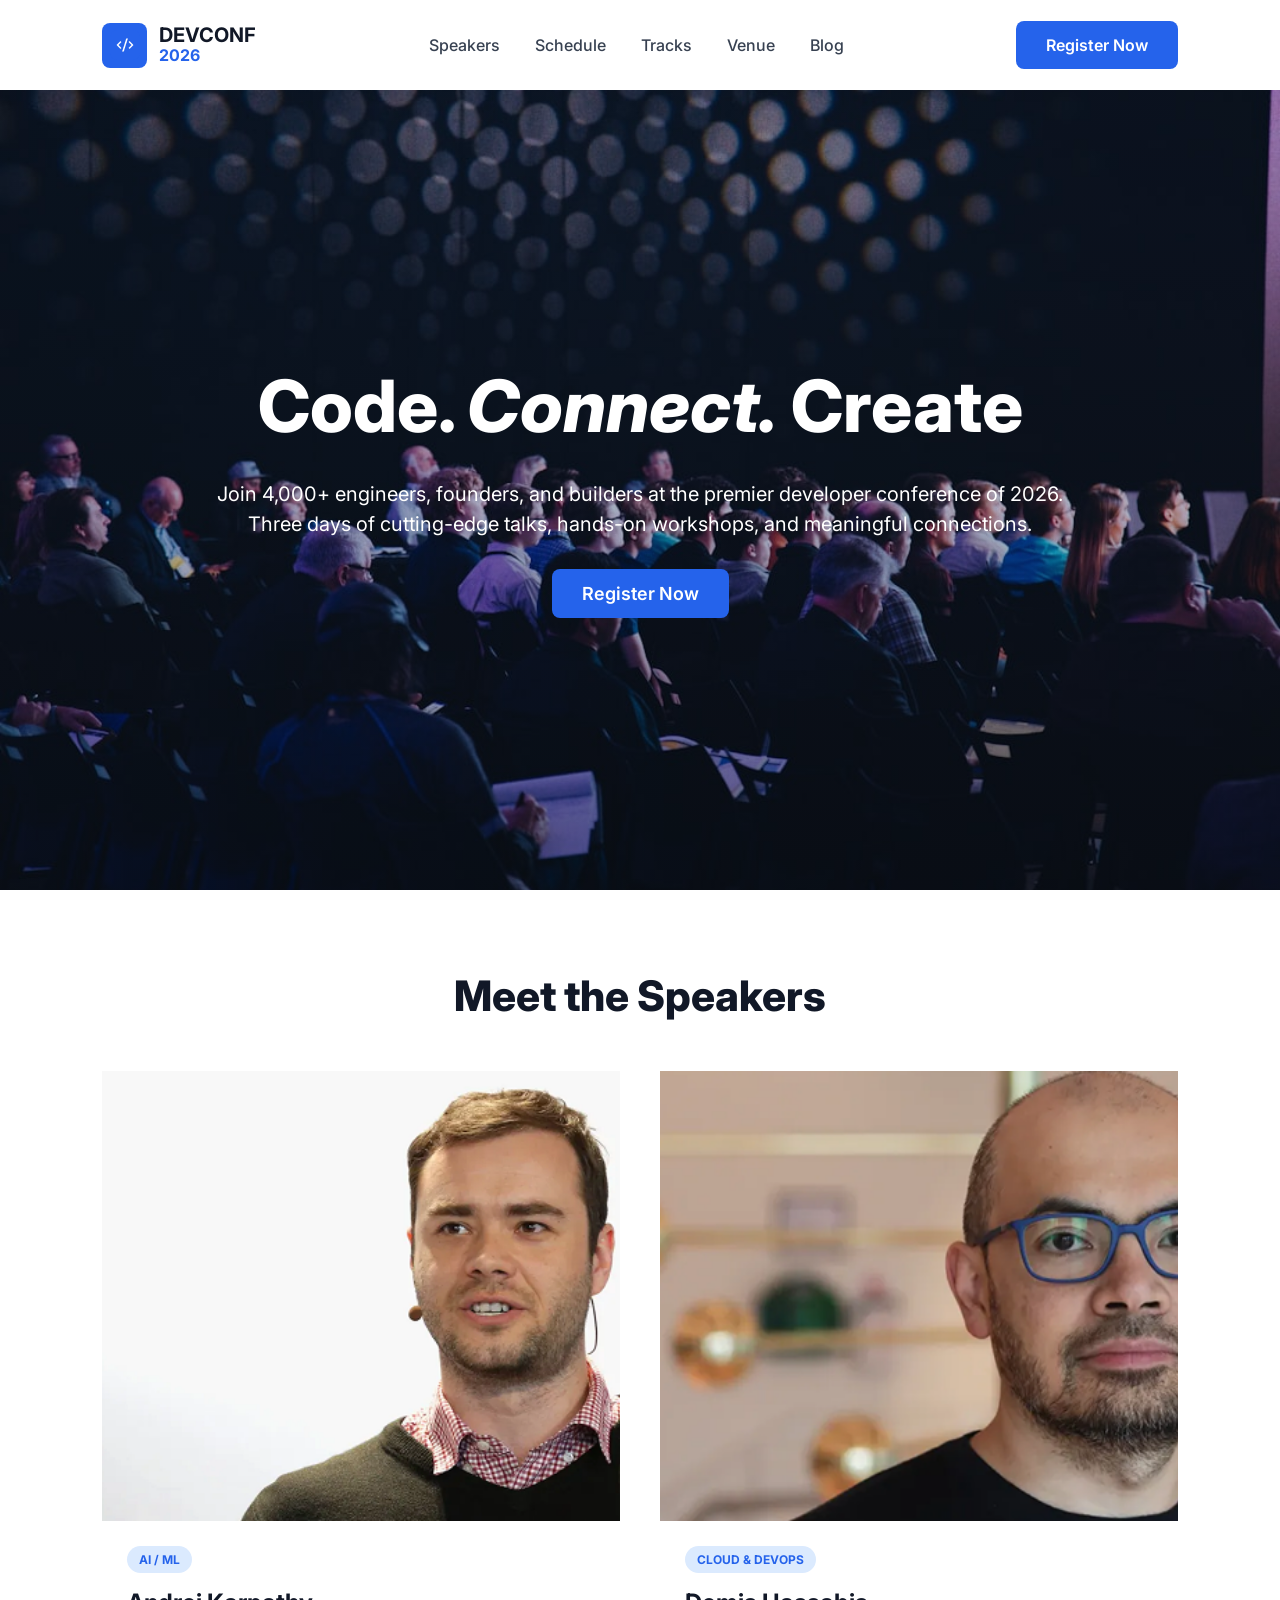
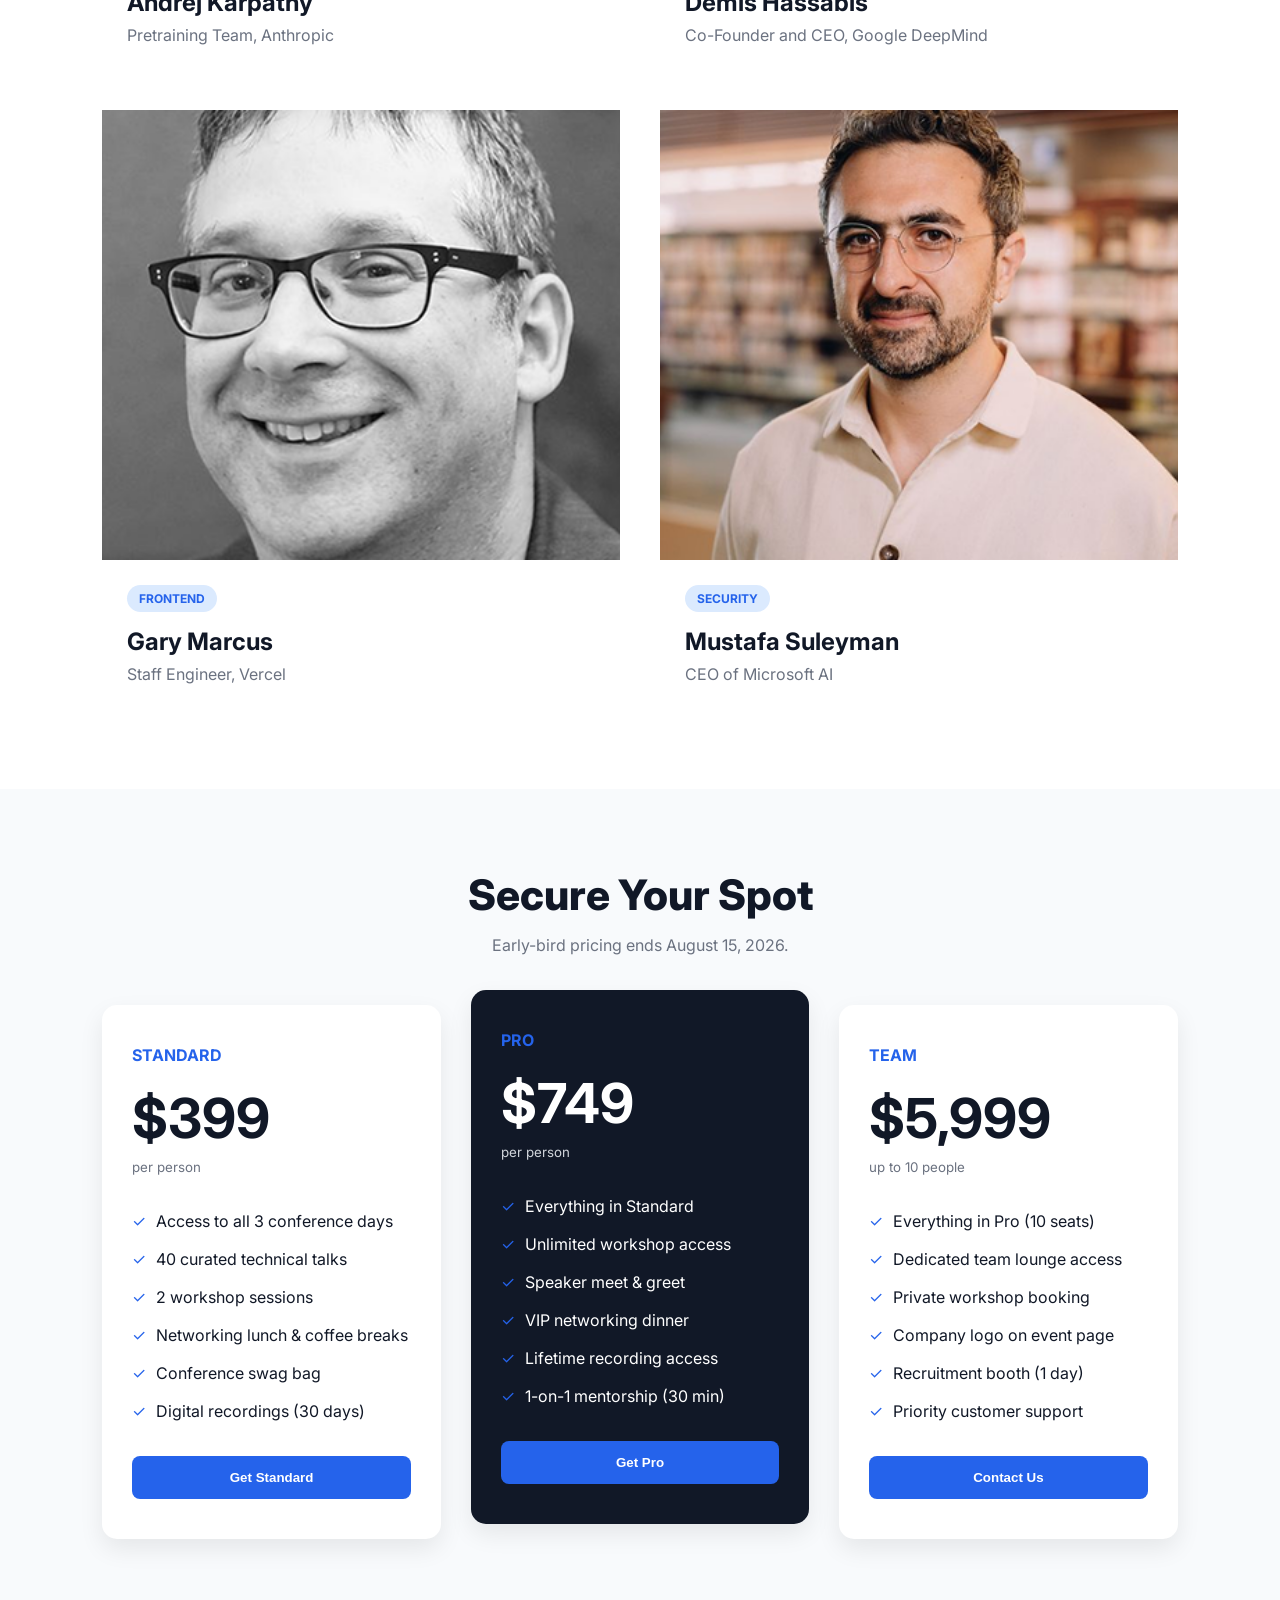
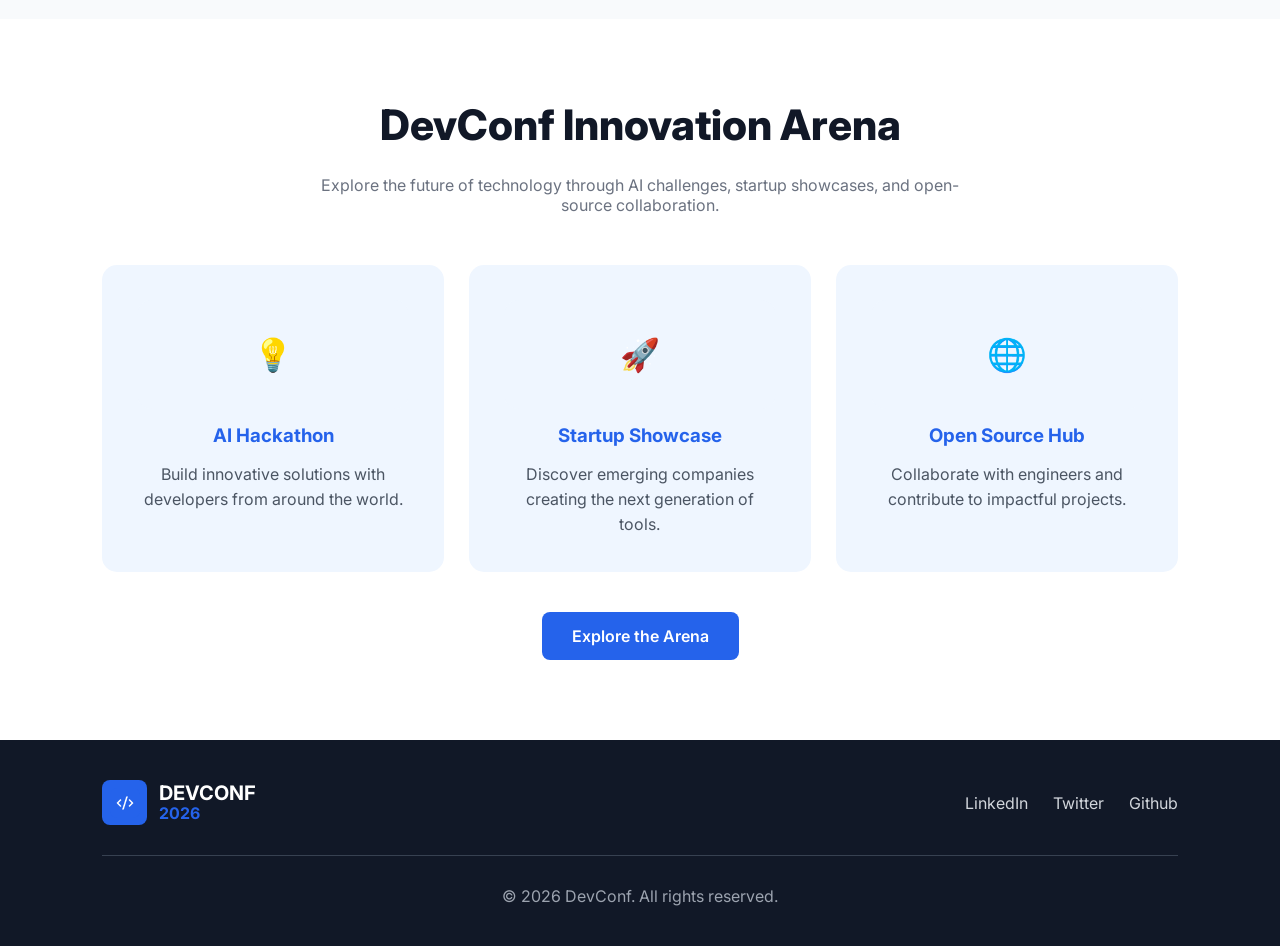
<file: index.html>
<!DOCTYPE html>
<html lang="en">
<head>
    <meta charset="UTF-8">
    <meta name="viewport" content="width=device-width, initial-scale=1.0">
    <title>DevConf 2026</title>

    <link rel="stylesheet" href="style.css">

    
    <link href="https://fonts.googleapis.com/css2?family=Inter:wght@400;500;600;700;800&display=swap" rel="stylesheet">
</head>
<body>
                  <!-- NAVBAR  -->

<header class="navbar">

    <div class="logo">
        <div class="logo-icon">
            <img src="logo-mini.png" alt="mini_logo">
        </div>

        <div>
            <h3>DEVCONF</h3>
            <span>2026</span>
        </div>
    </div>


    <nav>
        <a href="#">Speakers</a>
        <a href="#">Schedule</a>
        <a href="#">Tracks</a>
        <a href="#">Venue</a>
        <a href="#">Blog</a>
    </nav>


    <a class="btn primary-btn" href="#">
        Register Now
    </a>

</header>


<!--  **HERO SECTION ** -->

<section class="hero">

    <div class="hero-1">
        <img src="banner.jpg" alt="Andrej Karpathy">
    </div>

    <div class="hero-content">

        <h1>
            Code.
            <em>Connect.</em>
            Create
        </h1>


        <p>
            Join 4,000+ engineers, founders, and builders at the premier developer
            conference of 2026. Three days of cutting-edge talks, hands-on workshops,
            and meaningful connections.
        </p>


        <a href="#" class="btn primary-btn">
            Register Now
        </a>

    </div>

</section>

 

                   <!-- SPEAKERS  -->

<section class="speakers section">

    <h2>
        Meet the Speakers
    </h2>


 



<div class="speaker-grid">

    <div class="speaker-card">
        <img src="andrej.png" alt="Andrej Karpathy">
        <div class="speaker-info">
            <span class="category">AI / ML</span>
            <h3>Andrej Karpathy</h3>
            <p>Pretraining Team, Anthropic</p>
        </div>
    </div>

    <div class="speaker-card">
        <img src="demis.png" alt="Demis Hassabis">
        <div class="speaker-info">
            <span class="category">CLOUD & DEVOPS</span>
            <h3>Demis Hassabis</h3>
            <p>Co-Founder and CEO, Google DeepMind</p>
        </div>
    </div>

    <div class="speaker-card">
        <img src="gary.png" alt="Gary Marcus">
        <div class="speaker-info">
            <span class="category">FRONTEND</span>
            <h3>Gary Marcus</h3>
            <p>Staff Engineer, Vercel</p>
        </div>
    </div>

    <div class="speaker-card">
        <img src="mustafa.png" alt="Mustafa Suleyman">
        <div class="speaker-info">
            <span class="category">SECURITY</span>
            <h3>Mustafa Suleyman</h3>
            <p>CEO of Microsoft AI</p>
        </div>
    </div>

</div>


</section>






<!--  PRICING  -->

<section class="pricing section">


    <h2>
        Secure Your Spot
    </h2>

    <p class="subtitle">
        Early-bird pricing ends August 15, 2026.
    </p>



    <div class="price-container">



        <!-- STANDARD -->

        <div class="price-card">

            <span class="plan">
                STANDARD
            </span>

            <h3>
                $399
            </h3>

            <small>
                per person
            </small>


            <ul>

                <li>Access to all 3 conference days</li>
                <li>40 curated technical talks</li>
                <li>2 workshop sessions</li>
                <li>Networking lunch & coffee breaks</li>
                <li>Conference swag bag</li>
                <li>Digital recordings (30 days)</li>

            </ul>


            <button>
                Get Standard
            </button>


        </div>






        <!-- PRO -->

        <div class="price-card featured">

            <span class="plan">
                PRO
            </span>

            <h3>
                $749
            </h3>

            <small>
                per person
            </small>


            <ul>

                <li>Everything in Standard</li>
                <li>Unlimited workshop access</li>
                <li>Speaker meet & greet</li>
                <li>VIP networking dinner</li>
                <li>Lifetime recording access</li>
                <li>1-on-1 mentorship (30 min)</li>

            </ul>


            <button>
                Get Pro
            </button>


        </div>







        <!-- TEAM -->

        <div class="price-card">

            <span class="plan">
                TEAM
            </span>


            <h3>
                $5,999
            </h3>

            <small>
                up to 10 people
            </small>


            <ul>

                <li>Everything in Pro (10 seats)</li>
                <li>Dedicated team lounge access</li>
                <li>Private workshop booking</li>
                <li>Company logo on event page</li>
                <li>Recruitment booth (1 day)</li>
                <li>Priority customer support</li>

            </ul>


            <button>
                Contact Us
            </button>


        </div>



    </div>


</section>



<!-- ================= Slidly modified AI SECTION ================= -->

<section class="innovation section">

   

    <h2>
        DevConf Innovation Arena
    </h2>

    <p>
        Explore the future of technology through AI challenges,
        startup showcases, and open-source collaboration.
    </p>

    <div class="innovation-box">

        <div>
            <div class="innovation-icon">💡</div>
            <h3>AI Hackathon</h3>
            <p>Build innovative solutions with developers from around the world.</p>
        </div>

        <div>
            <div class="innovation-icon">🚀</div>
            <h3>Startup Showcase</h3>
            <p>Discover emerging companies creating the next generation of tools.</p>
        </div>

        <div>
            <div class="innovation-icon">🌐</div>
            <h3>Open Source Hub</h3>
            <p>Collaborate with engineers and contribute to impactful projects.</p>
        </div>

    </div>

    <a href="#" class="btn primary-btn innovation-cta">Explore the Arena</a>

</section>






<!--  FOOTER  -->

<footer>


    <div class="footer-top">


        <div class="logo">

            <div class="logo-icon">
                 <img src="logo-mini.png" alt="mini_logo">
            </div>


            <div>

                <h3>
                    DEVCONF
                </h3>

                <span>
                    2026
                </span>

            </div>

        </div>



        <div class="social">

            <a href="#">LinkedIn</a>
            <a href="#">Twitter</a>
            <a href="#">Github</a>

        </div>


    </div>



    <hr>


    <p>
        © 2026 DevConf. All rights reserved.
    </p>



</footer>



</body>

</html>
</file>
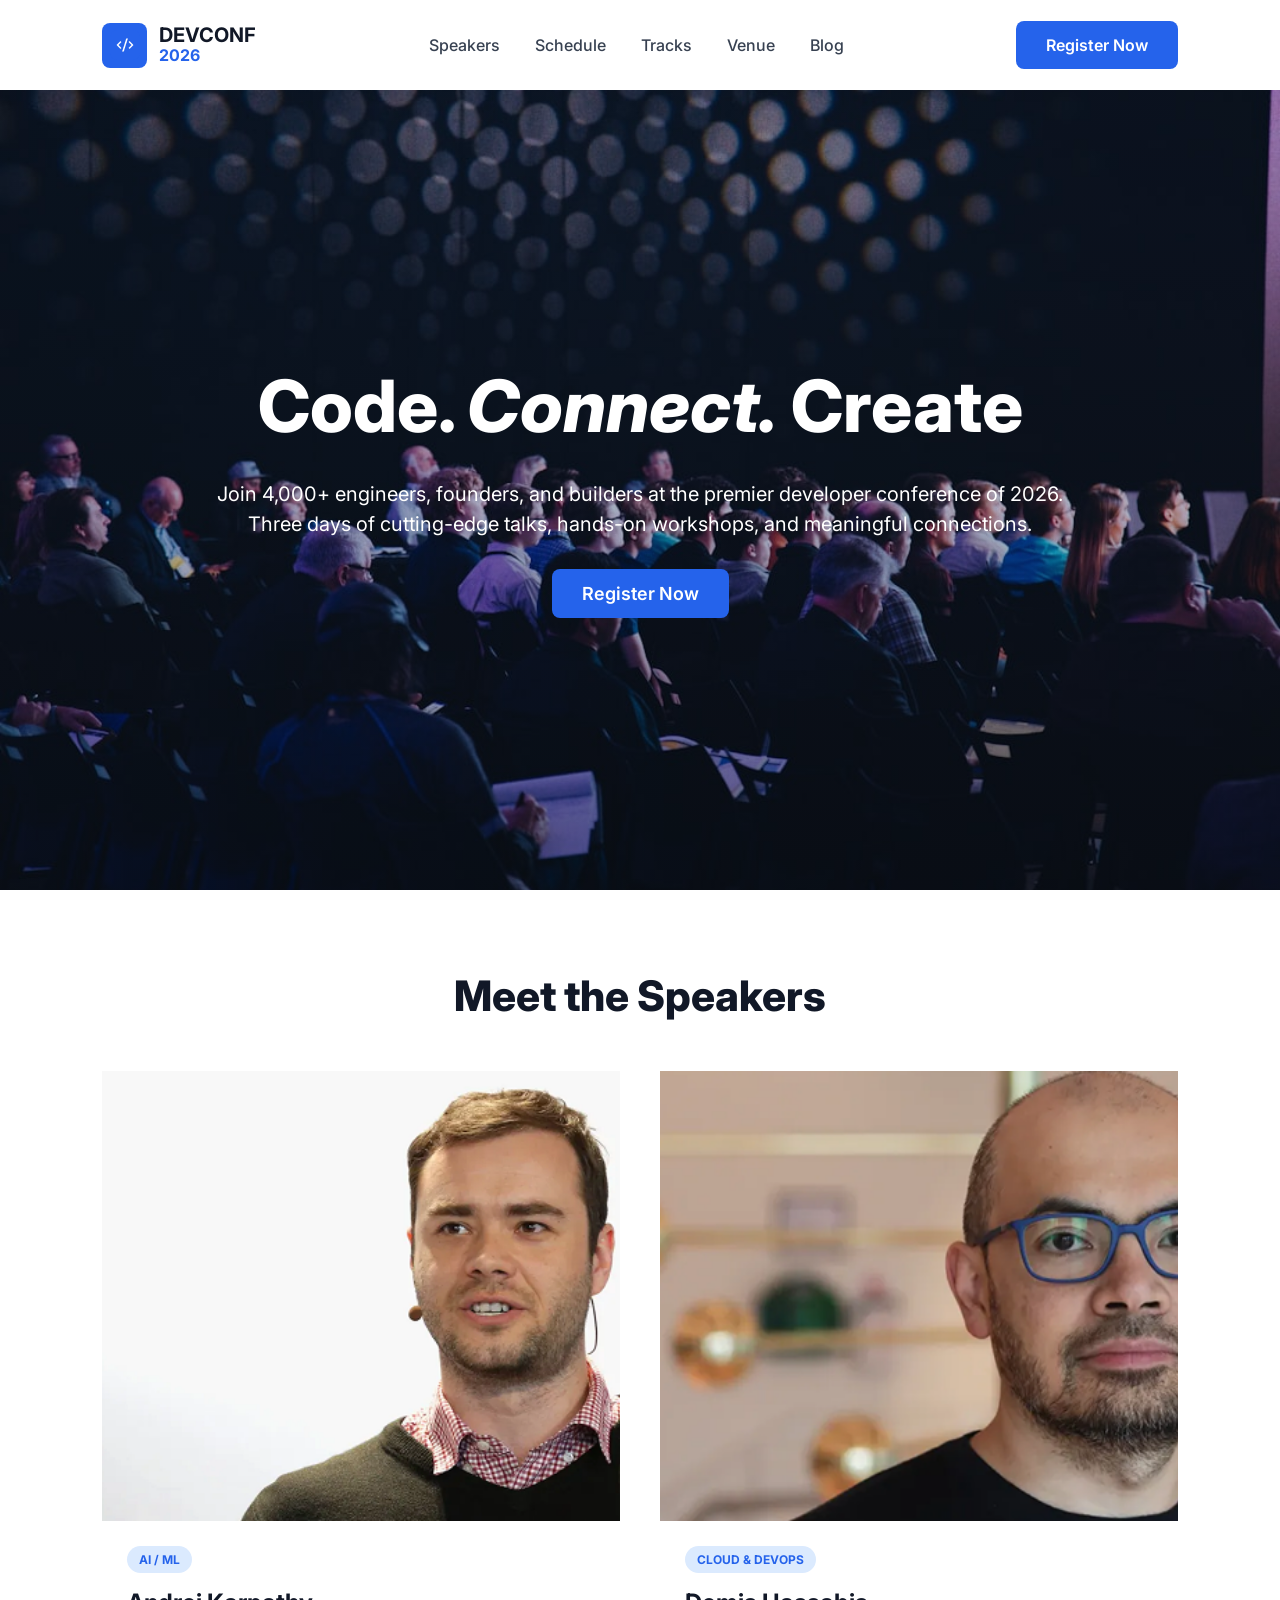
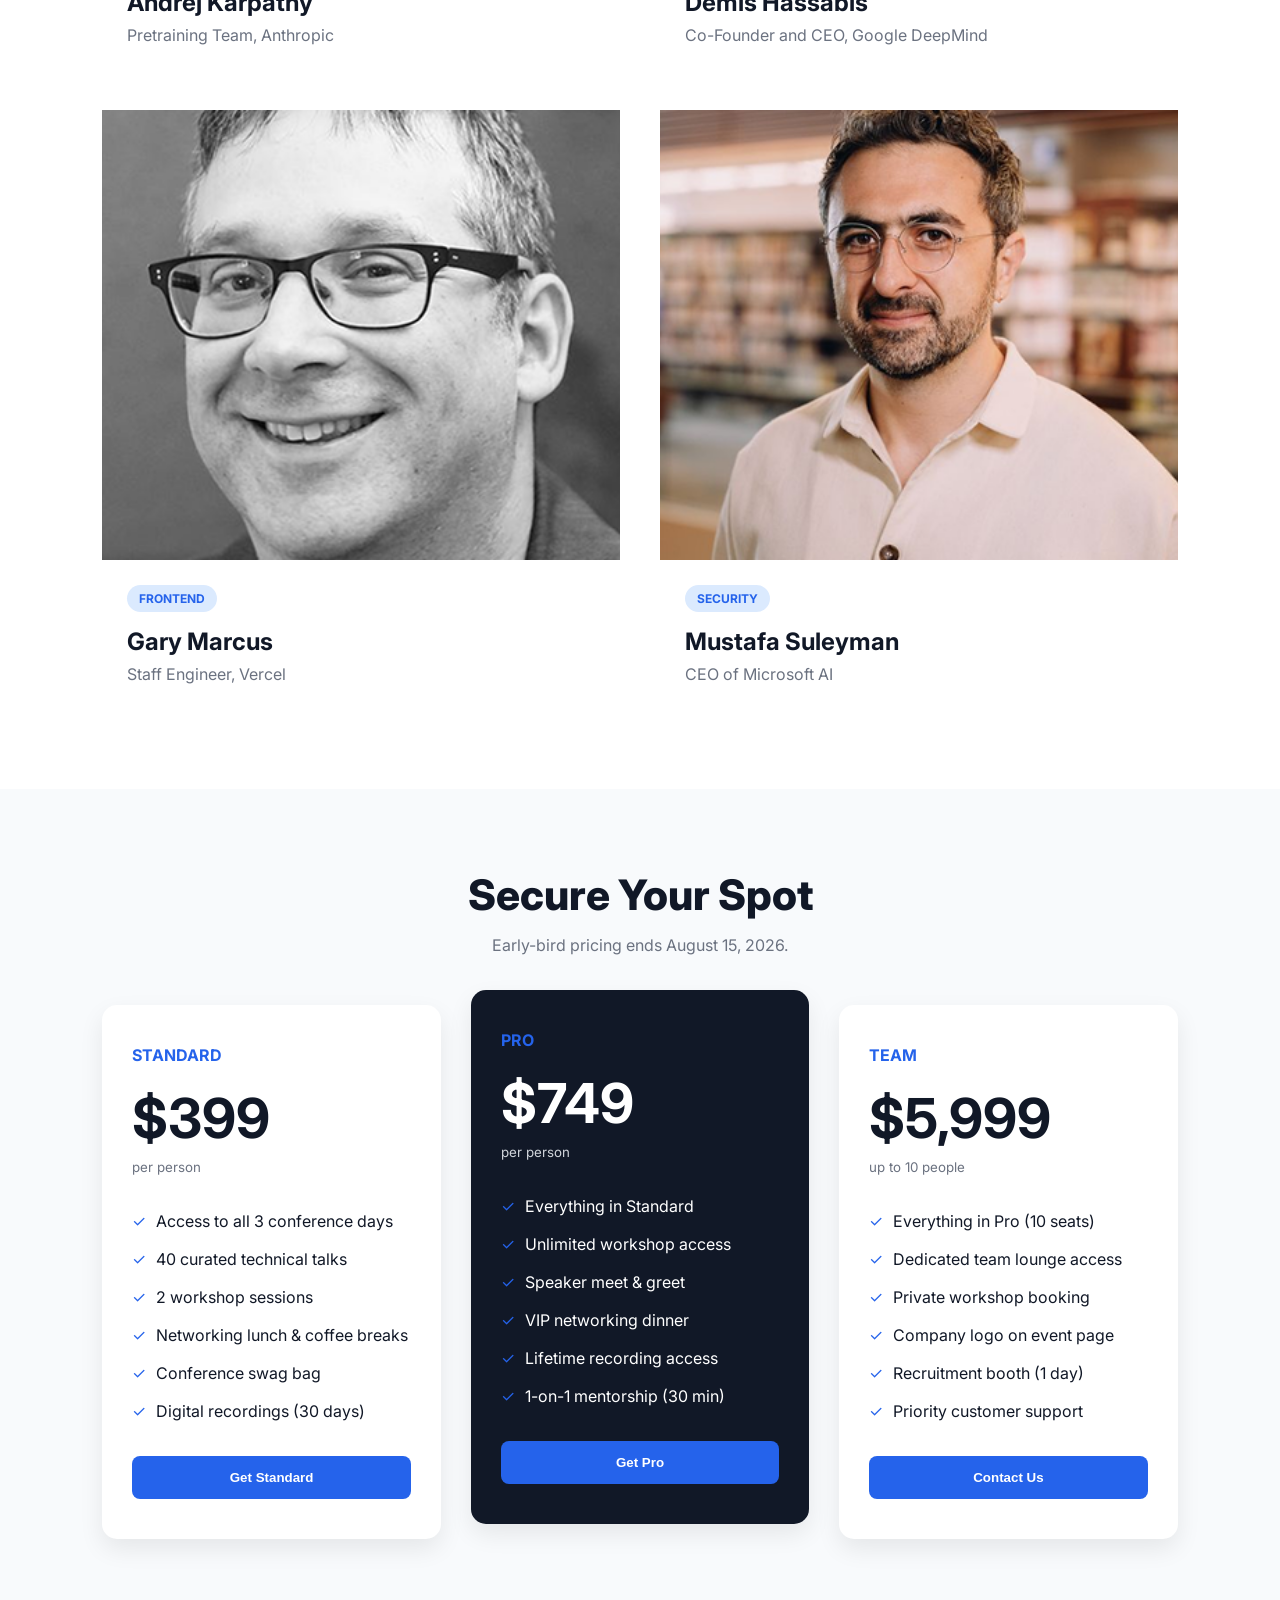
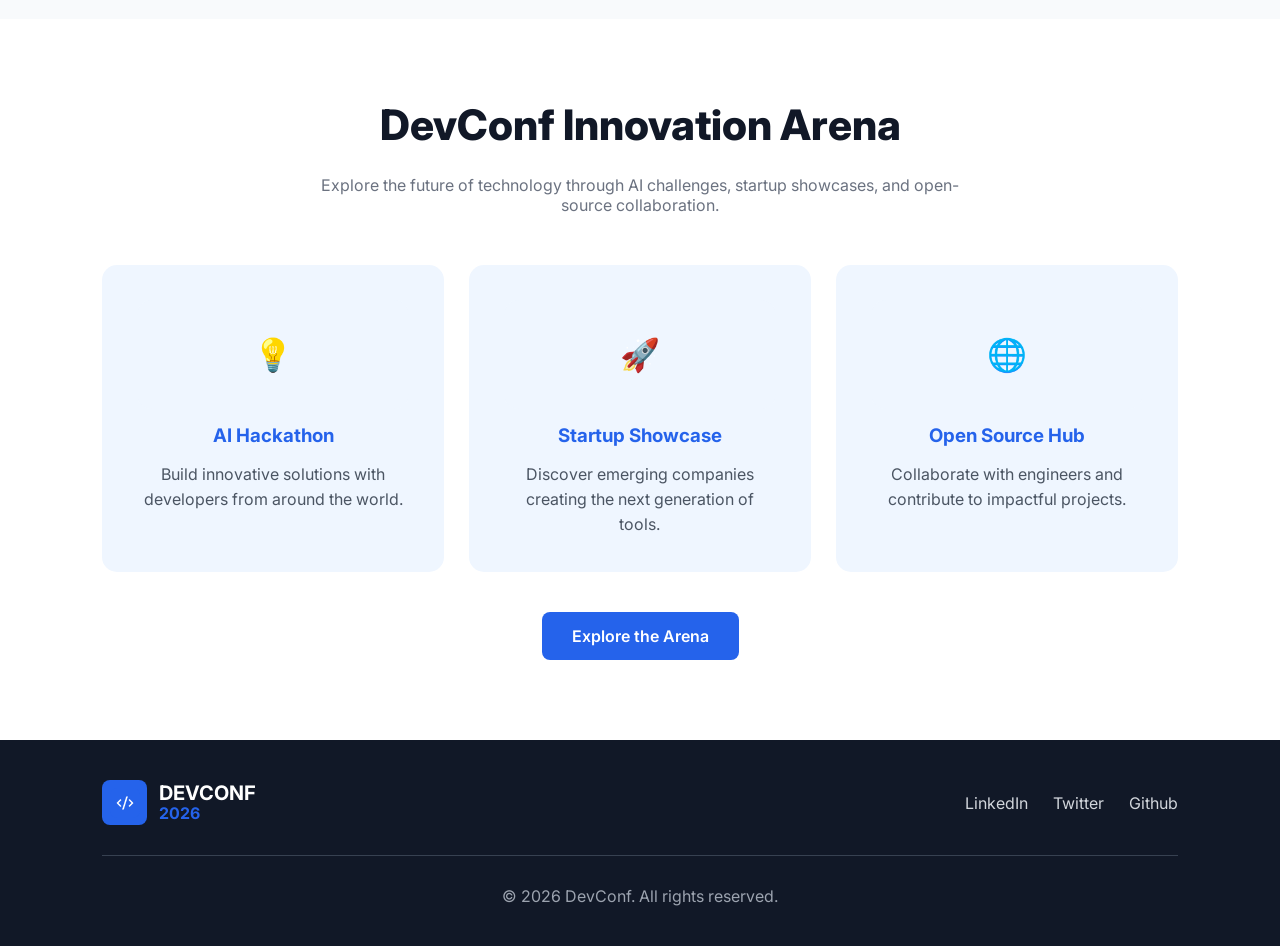
<file: new.html>
<!DOCTYPE html>
<html lang="en">
<head>
    <meta charset="UTF-8">
    <meta name="viewport" content="width=device-width, initial-scale=1.0">
    <title>DevConf 2026</title>

    <link rel="stylesheet" href="style.css">

    
    <link href="https://fonts.googleapis.com/css2?family=Inter:wght@400;500;600;700;800&display=swap" rel="stylesheet">
</head>
<body>
                  <!-- NAVBAR  -->

<header class="navbar">

    <div class="logo">
        <div class="logo-icon">
            <img src="logo-mini.png" alt="mini_logo">
        </div>

        <div>
            <h3>DEVCONF</h3>
            <span>2026</span>
        </div>
    </div>


    <nav>
        <a href="#">Speakers</a>
        <a href="#">Schedule</a>
        <a href="#">Tracks</a>
        <a href="#">Venue</a>
        <a href="#">Blog</a>
    </nav>


    <a class="btn primary-btn" href="#">
        Register Now
    </a>

</header>


<!--  **HERO SECTION ** -->

<section class="hero">

    <div class="hero-1">
        <img src="banner.jpg" alt="Andrej Karpathy">
    </div>

    <div class="hero-content">

        <h1>
            Code.
            <em>Connect.</em>
            Create
        </h1>


        <p>
            Join 4,000+ engineers, founders, and builders at the premier developer
            conference of 2026. Three days of cutting-edge talks, hands-on workshops,
            and meaningful connections.
        </p>


        <a href="#" class="btn primary-btn">
            Register Now
        </a>

    </div>

</section>

 

                   <!-- SPEAKERS  -->

<section class="speakers section">

    <h2>
        Meet the Speakers
    </h2>


 



<div class="speaker-grid">

    <div class="speaker-card">
        <img src="andrej.png" alt="Andrej Karpathy">
        <div class="speaker-info">
            <span class="category">AI / ML</span>
            <h3>Andrej Karpathy</h3>
            <p>Pretraining Team, Anthropic</p>
        </div>
    </div>

    <div class="speaker-card">
        <img src="demis.png" alt="Demis Hassabis">
        <div class="speaker-info">
            <span class="category">CLOUD & DEVOPS</span>
            <h3>Demis Hassabis</h3>
            <p>Co-Founder and CEO, Google DeepMind</p>
        </div>
    </div>

    <div class="speaker-card">
        <img src="gary.png" alt="Gary Marcus">
        <div class="speaker-info">
            <span class="category">FRONTEND</span>
            <h3>Gary Marcus</h3>
            <p>Staff Engineer, Vercel</p>
        </div>
    </div>

    <div class="speaker-card">
        <img src="mustafa.png" alt="Mustafa Suleyman">
        <div class="speaker-info">
            <span class="category">SECURITY</span>
            <h3>Mustafa Suleyman</h3>
            <p>CEO of Microsoft AI</p>
        </div>
    </div>

</div>


</section>






<!--  PRICING  -->

<section class="pricing section">


    <h2>
        Secure Your Spot
    </h2>

    <p class="subtitle">
        Early-bird pricing ends August 15, 2026.
    </p>



    <div class="price-container">



        <!-- STANDARD -->

        <div class="price-card">

            <span class="plan">
                STANDARD
            </span>

            <h3>
                $399
            </h3>

            <small>
                per person
            </small>


            <ul>

                <li>Access to all 3 conference days</li>
                <li>40 curated technical talks</li>
                <li>2 workshop sessions</li>
                <li>Networking lunch & coffee breaks</li>
                <li>Conference swag bag</li>
                <li>Digital recordings (30 days)</li>

            </ul>


            <button>
                Get Standard
            </button>


        </div>






        <!-- PRO -->

        <div class="price-card featured">

            <span class="plan">
                PRO
            </span>

            <h3>
                $749
            </h3>

            <small>
                per person
            </small>


            <ul>

                <li>Everything in Standard</li>
                <li>Unlimited workshop access</li>
                <li>Speaker meet & greet</li>
                <li>VIP networking dinner</li>
                <li>Lifetime recording access</li>
                <li>1-on-1 mentorship (30 min)</li>

            </ul>


            <button>
                Get Pro
            </button>


        </div>







        <!-- TEAM -->

        <div class="price-card">

            <span class="plan">
                TEAM
            </span>


            <h3>
                $5,999
            </h3>

            <small>
                up to 10 people
            </small>


            <ul>

                <li>Everything in Pro (10 seats)</li>
                <li>Dedicated team lounge access</li>
                <li>Private workshop booking</li>
                <li>Company logo on event page</li>
                <li>Recruitment booth (1 day)</li>
                <li>Priority customer support</li>

            </ul>


            <button>
                Contact Us
            </button>


        </div>



    </div>


</section>



<!-- ================= Slidly modified AI SECTION ================= -->

<section class="innovation section">

   

    <h2>
        DevConf Innovation Arena
    </h2>

    <p>
        Explore the future of technology through AI challenges,
        startup showcases, and open-source collaboration.
    </p>

    <div class="innovation-box">

        <div>
            <div class="innovation-icon">💡</div>
            <h3>AI Hackathon</h3>
            <p>Build innovative solutions with developers from around the world.</p>
        </div>

        <div>
            <div class="innovation-icon">🚀</div>
            <h3>Startup Showcase</h3>
            <p>Discover emerging companies creating the next generation of tools.</p>
        </div>

        <div>
            <div class="innovation-icon">🌐</div>
            <h3>Open Source Hub</h3>
            <p>Collaborate with engineers and contribute to impactful projects.</p>
        </div>

    </div>

    <a href="#" class="btn primary-btn innovation-cta">Explore the Arena</a>

</section>






<!--  FOOTER  -->

<footer>


    <div class="footer-top">


        <div class="logo">

            <div class="logo-icon">
                 <img src="logo-mini.png" alt="mini_logo">
            </div>


            <div>

                <h3>
                    DEVCONF
                </h3>

                <span>
                    2026
                </span>

            </div>

        </div>



        <div class="social">

            <a href="#">LinkedIn</a>
            <a href="#">Twitter</a>
            <a href="#">Github</a>

        </div>


    </div>



    <hr>


    <p>
        © 2026 DevConf. All rights reserved.
    </p>



</footer>



</body>

</body>
</html>
</file>
<file: style.css>
/* 
   ***for alll**
*/

* {
    margin: 0;
    padding: 0;
    box-sizing: border-box;
}


body {

    font-family: 'Inter', sans-serif;
    background: #ffffff;
    color: #111827;

}


a {
    text-decoration: none;
    color: inherit;
}


.section {

    padding: 80px 8%;

}


h2 {

    text-align: center;
    font-size: 42px;
    font-weight: 800;
    margin-bottom: 50px;

}





/* 
        ***BUTTON**
*/


.btn {

    display: inline-block;
    padding: 14px 30px;
    border-radius: 8px;
    font-weight: 600;
    transition: .3s;

}


.primary-btn {

    background: #2563eb;
    color: white;

}


.primary-btn:hover {

    background: #1d4ed8;

}





/* 
      ***  NAVBAR  ***
*/


.navbar {

    height: 90px;
    padding: 0 8%;

    display: flex;
    align-items: center;
    justify-content: space-between;

    background: white;

}


.logo {

    display: flex;
    align-items: center;
    gap: 12px;

}


.logo-icon {

    width: 45px;
    height: 45px;

    background: #2563eb;
    color: white;

    display: flex;
    align-items: center;
    justify-content: center;

    border-radius: 8px;

    font-weight: 800;
    font-size: 18px;

}



.logo h3 {

    font-size: 20px;
    line-height: 20px;

}


.logo span {

    color: #2563eb;
    font-weight: 700;

}



nav {

    display: flex;
    gap: 35px;

}


nav a {

    font-weight: 500;
    color: #374151;

}


nav a:hover {

    color: #2563eb;

}





/* 
        **  HERO  **
*/

.hero {

    height: 800px;


    position: relative;

    display: flex;
    justify-content: center;
    align-items: center;

    text-align: center;

    color: white;

    overflow: hidden;

}



.hero-1 {

    position: absolute;

    inset: 0;

}



.hero-1 img {

    width: 100%;
    height: 100%;

    object-fit: cover;

    display: block;

}



.hero-1::after {

    content: "";

    position: absolute;

    inset: 0;

    background:
    linear-gradient(
        rgba(13, 46, 111, 0.182),
        rgba(5, 13, 28, 0.432)
    );

}




    .hero-content{
    position: relative;
    

    display: flex;
    flex-direction: column;
    align-items: center;

    gap: 30px;
    

    max-width: 850px;
    text-align: center;
}
.hero-content h1{
    font-size: 72px;
    font-weight: 800;


}

.hero-content p{
    font-size: 20px;
    line-height: 1.5;
}

.hero-content .btn{
    font-size: 18px;
    font-weight: 600;
}



/* 
       *** SPEAKERS ****
*/



.speakers {
    background: white;
}

.speaker-grid {
    display: grid;
    grid-template-columns: 1fr 1fr;
    gap: 40px;
}

.speaker-card {
    width: 100%;
}

.speaker-card img {
    width: 100%;
    height: 450px;
    object-fit: cover;
    display: block;
}

.speaker-info {
    padding: 25px;
}

.category {
    display: inline-block;
    padding: 6px 12px;
    margin-bottom: 15px;
    border-radius: 20px;
    background: #dbeafe;
    color: #2563eb;
    font-size: 12px;
    font-weight: 700;
}

.speaker-info h3 {
    font-size: 24px;
    margin-bottom: 8px;
}

.speaker-info p {
    color: #6b7280;
}




/*
       ** PRICING **
 */


.pricing {

    background:#f8fafc;

}



.subtitle {

    text-align:center;

    margin-top:-35px;

    margin-bottom:50px;

    color:#6b7280;

}



.price-container {

    display:grid;

    grid-template-columns:repeat(3,1fr);

    gap:30px;

}



.price-card {

    background:white;

    padding:40px 30px;

    border-radius:15px;

    box-shadow:
    0 10px 25px rgba(0,0,0,.08);

}



.price-card.featured {

    background:#111827;

    color:white;

    transform:translateY(-15px);

}



.plan {

    color:#2563eb;

    font-weight:700;

}



.price-card h3 {

    font-size:55px;

    margin:20px 0 5px;

}



.price-card small {

    color:#6b7280;

}



.featured small {

    color:#d1d5db;

}



.price-card ul {

    list-style:none;

    margin:35px 0;

}


.price-card li {

    margin:18px 0;

}



.price-card li::before {

    content:"✓";

    color:#2563eb;

    margin-right:10px;

}



.price-card button {

    width:100%;

    padding:14px;

    border:none;

    border-radius:8px;

    background:#2563eb;

    color:white;

    font-weight:700;

    cursor:pointer;

}








/* =========================
        AI SECTION
========================= */

.innovation {
    text-align: center;
}

.innovation > p {
    color: #6b7280;
    max-width: 650px;
    margin: -25px auto 50px;
}

.innovation-box {
    display: grid;
    grid-template-columns: repeat(3, 1fr);
    gap: 25px;
}

.innovation-box div {
    background: #eff6ff;
    padding: 35px;
    border-radius: 15px;
    transition: .3s;
}

.innovation-box div:hover {
    transform: translateY(-8px);
    box-shadow: 0 10px 25px rgba(0,0,0,.08);
}

.innovation-icon {
    font-size: 32px;
    margin-bottom: 15px;
}

.innovation-box h3 {
    margin-bottom: 15px;
    color: #2563eb;
}

.innovation-box p {
    color: #4b5563;
    line-height: 25px;
}

.innovation-cta {
    display: inline-block;
    margin-top: 40px;
}





/* 
      ***  FOOTER ***
*/


footer {

    background:#111827;

    color:white;

    padding:40px 8%;

}



.footer-top {

    display:flex;

    justify-content:space-between;

    align-items:center;

}



.social {

    display:flex;

    gap:25px;

}



.social a {

    color:#d1d5db;

}



footer hr {

    margin:30px 0;

    border:0;

    border-top:1px solid #374151;

}



footer p {

    text-align:center;

    color:#9ca3af;

}
</file>
